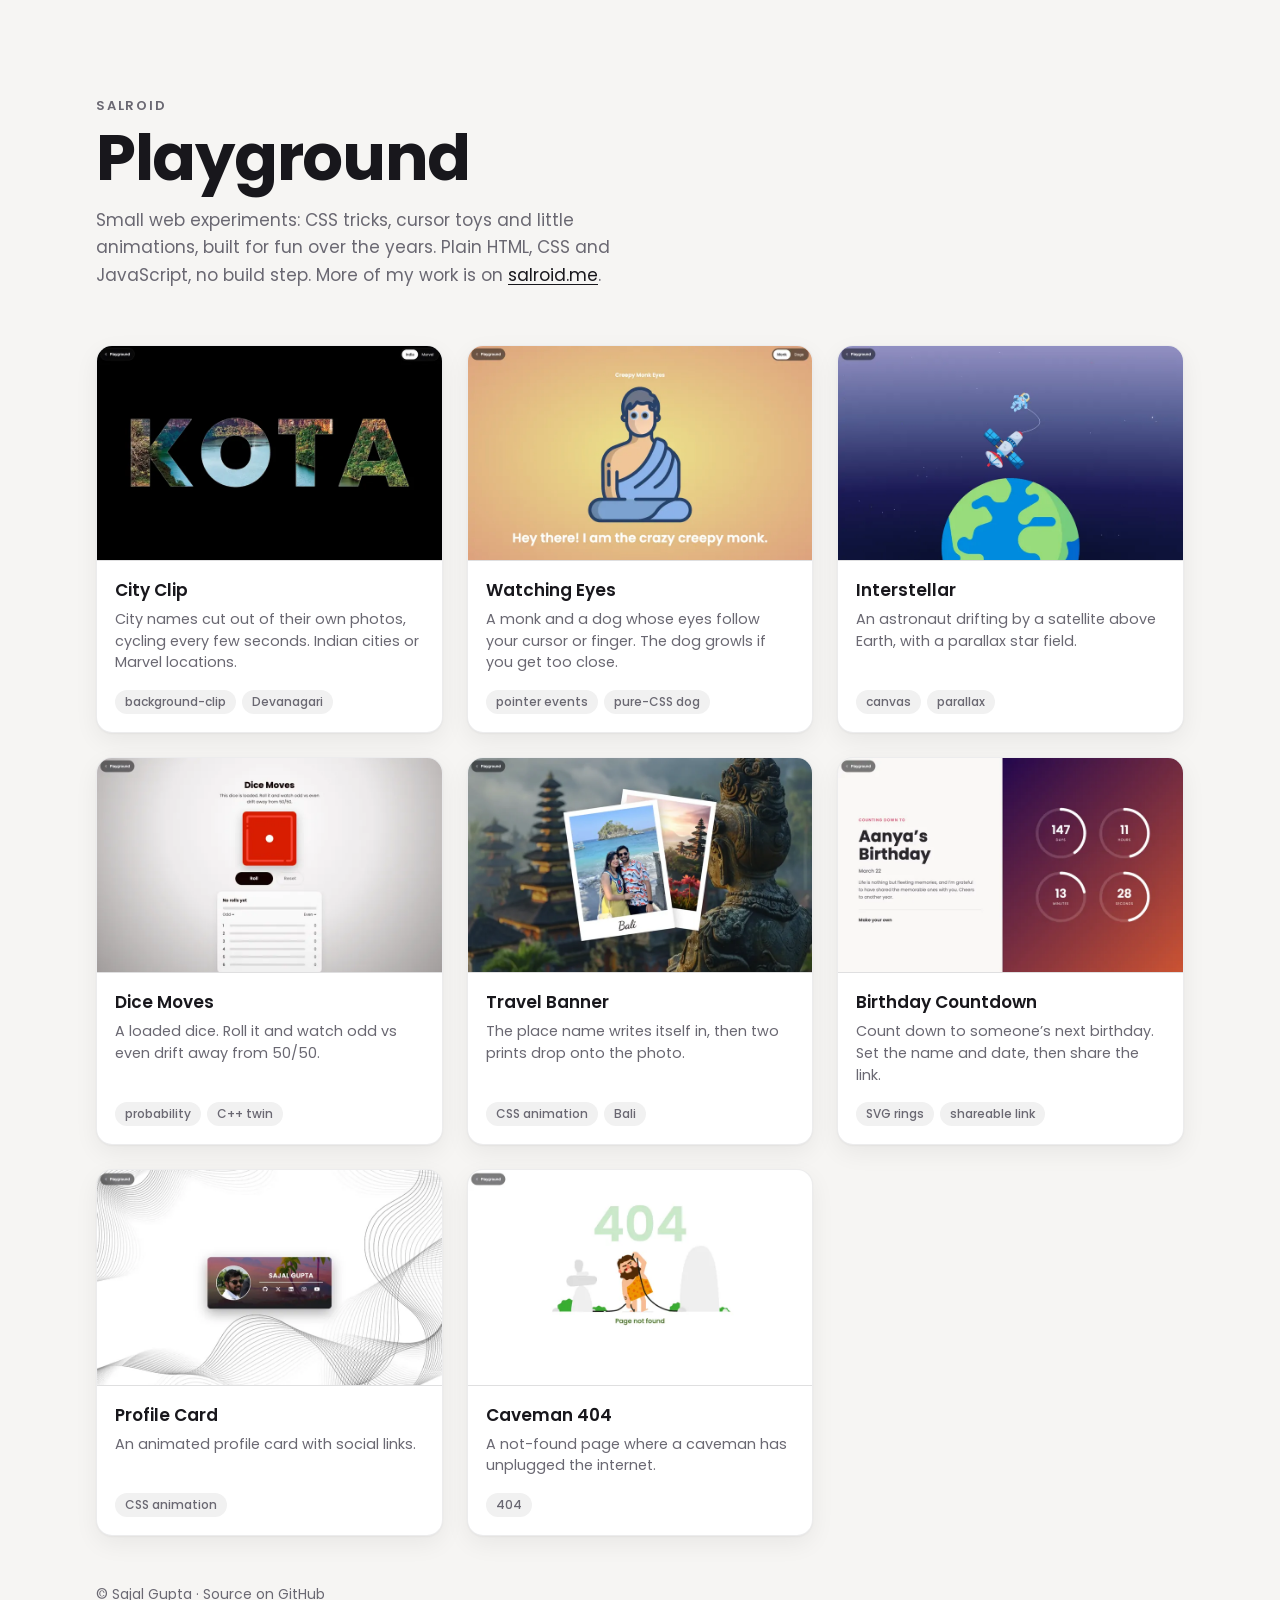
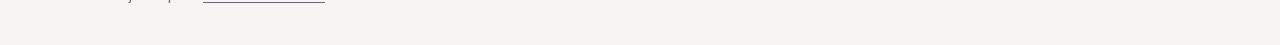
<file: index.html>
<!DOCTYPE html>
<html lang="en">

<head>
    <meta charset="UTF-8">
    <meta name="viewport" content="width=device-width, initial-scale=1.0, viewport-fit=cover">
    <meta name="description" content="Small web experiments by Sajal Gupta: CSS tricks, cursor toys and animations.">
    <meta name="theme-color" content="#f6f5f3" media="(prefers-color-scheme: light)">
    <meta name="theme-color" content="#111113" media="(prefers-color-scheme: dark)">

    <link rel="preconnect" href="https://fonts.googleapis.com">
    <link rel="preconnect" href="https://fonts.gstatic.com" crossorigin>
    <link href="https://fonts.googleapis.com/css2?family=Poppins:wght@400;500;600;700&display=swap" rel="stylesheet">

    <title>Playground · salroid</title>

    <style>
        * {
            margin: 0;
            padding: 0;
            box-sizing: border-box;
        }

        :root {
            --bg: #f6f5f3;
            --card: #ffffff;
            --ink: #18171c;
            --muted: #6a6872;
            --line: rgba(24, 23, 28, 0.08);
            --tag: rgba(24, 23, 28, 0.06);
            --shadow: 0 1px 2px rgba(0, 0, 0, 0.04), 0 8px 24px rgba(0, 0, 0, 0.06);
            --shadow-hover: 0 2px 4px rgba(0, 0, 0, 0.06), 0 16px 40px rgba(0, 0, 0, 0.1);
            color-scheme: light;
        }

        @media (prefers-color-scheme: dark) {
            :root {
                --bg: #111113;
                --card: #1a1a1d;
                --ink: #f1f0f3;
                --muted: #9b99a3;
                --line: rgba(255, 255, 255, 0.08);
                --tag: rgba(255, 255, 255, 0.08);
                --shadow: 0 1px 2px rgba(0, 0, 0, 0.3);
                --shadow-hover: 0 12px 32px rgba(0, 0, 0, 0.45);
                color-scheme: dark;
            }
        }

        body {
            min-height: 100vh;
            background: var(--bg);
            color: var(--ink);
            font-family: "Poppins", system-ui, sans-serif;
            -webkit-font-smoothing: antialiased;
        }

        .wrap {
            width: min(100%, 1120px);
            margin: 0 auto;
            padding: 0 max(16px, env(safe-area-inset-left)) 0 max(16px, env(safe-area-inset-right));
        }

        header {
            padding: clamp(48px, 10vw, 96px) 0 clamp(32px, 6vw, 56px);
        }

        .eyebrow {
            font-size: 0.8125rem;
            font-weight: 600;
            letter-spacing: 0.14em;
            text-transform: uppercase;
            color: var(--muted);
        }

        h1 {
            margin-top: 8px;
            font-size: clamp(2.5rem, 7vw, 4rem);
            font-weight: 700;
            line-height: 1.05;
            letter-spacing: -0.02em;
        }

        .lede {
            margin-top: 16px;
            max-width: 52ch;
            font-size: 1.0625rem;
            line-height: 1.6;
            color: var(--muted);
        }

        .lede a {
            color: var(--ink);
            text-underline-offset: 3px;
        }

        .grid {
            list-style: none;
            display: grid;
            grid-template-columns: repeat(auto-fill, minmax(min(100%, 320px), 1fr));
            gap: clamp(16px, 2.5vw, 24px);
        }

        .card {
            display: flex;
            flex-direction: column;
            height: 100%;
            border-radius: 16px;
            overflow: hidden;
            background: var(--card);
            border: 1px solid var(--line);
            box-shadow: var(--shadow);
            color: inherit;
            text-decoration: none;
            transition: transform 0.2s ease, box-shadow 0.2s ease;
        }

        .card:hover {
            transform: translateY(-3px);
            box-shadow: var(--shadow-hover);
        }

        .card:focus-visible {
            outline: 2px solid var(--ink);
            outline-offset: 3px;
        }

        .thumb {
            display: block;
            width: 100%;
            height: auto;
            aspect-ratio: 16 / 10;
            object-fit: cover;
            border-bottom: 1px solid var(--line);
            background: var(--tag);
        }

        .body {
            display: flex;
            flex-direction: column;
            gap: 6px;
            padding: 16px 18px 18px;
            flex: 1;
        }

        .body h2 {
            font-size: 1.0625rem;
            font-weight: 600;
        }

        .body p {
            font-size: 0.9rem;
            line-height: 1.5;
            color: var(--muted);
        }

        .tags {
            display: flex;
            flex-wrap: wrap;
            gap: 6px;
            margin-top: auto;
            padding-top: 10px;
        }

        .tags span {
            padding: 3px 10px;
            border-radius: 999px;
            background: var(--tag);
            font-size: 0.75rem;
            font-weight: 500;
            color: var(--muted);
        }

        footer {
            padding: 48px 0 max(40px, env(safe-area-inset-bottom));
            font-size: 0.875rem;
            color: var(--muted);
        }

        footer a {
            color: inherit;
            text-underline-offset: 3px;
        }

        @media (prefers-reduced-motion: reduce) {
            .card {
                transition: none;
            }

            .card:hover {
                transform: none;
            }
        }
    </style>
</head>

<body>
    <div class="wrap">
        <header>
            <p class="eyebrow">salroid</p>
            <h1>Playground</h1>
            <p class="lede">Small web experiments: CSS tricks, cursor toys and little animations, built for fun over the years. Plain HTML, CSS and JavaScript, no build step. More of my work is on <a href="https://salroid.me">salroid.me</a>.</p>
        </header>

        <main>
            <ul class="grid">
                <li>
                    <a class="card" href="city-clip/">
                        <img class="thumb" src="shared/thumbs/city-clip.webp" alt="" width="800" height="500" loading="lazy">
                        <div class="body">
                            <h2>City Clip</h2>
                            <p>City names cut out of their own photos, cycling every few seconds. Indian cities or Marvel locations.</p>
                            <div class="tags"><span>background-clip</span><span>Devanagari</span></div>
                        </div>
                    </a>
                </li>
                <li>
                    <a class="card" href="watching-eyes/">
                        <img class="thumb" src="shared/thumbs/watching-eyes.webp" alt="" width="800" height="500" loading="lazy">
                        <div class="body">
                            <h2>Watching Eyes</h2>
                            <p>A monk and a dog whose eyes follow your cursor or finger. The dog growls if you get too close.</p>
                            <div class="tags"><span>pointer events</span><span>pure-CSS dog</span></div>
                        </div>
                    </a>
                </li>
                <li>
                    <a class="card" href="interstellar/">
                        <img class="thumb" src="shared/thumbs/interstellar.webp" alt="" width="800" height="500" loading="lazy">
                        <div class="body">
                            <h2>Interstellar</h2>
                            <p>An astronaut drifting by a satellite above Earth, with a parallax star field.</p>
                            <div class="tags"><span>canvas</span><span>parallax</span></div>
                        </div>
                    </a>
                </li>
                <li>
                    <a class="card" href="dice-moves/">
                        <img class="thumb" src="shared/thumbs/dice-moves.webp" alt="" width="800" height="500" loading="lazy">
                        <div class="body">
                            <h2>Dice Moves</h2>
                            <p>A loaded dice. Roll it and watch odd vs even drift away from 50/50.</p>
                            <div class="tags"><span>probability</span><span>C++ twin</span></div>
                        </div>
                    </a>
                </li>
                <li>
                    <a class="card" href="travel-banner/">
                        <img class="thumb" src="shared/thumbs/travel-banner.webp" alt="" width="800" height="500" loading="lazy">
                        <div class="body">
                            <h2>Travel Banner</h2>
                            <p>The place name writes itself in, then two prints drop onto the photo.</p>
                            <div class="tags"><span>CSS animation</span><span>Bali</span></div>
                        </div>
                    </a>
                </li>
                <li>
                    <a class="card" href="birthday-countdown/">
                        <img class="thumb" src="shared/thumbs/birthday-countdown.webp" alt="" width="800" height="500" loading="lazy">
                        <div class="body">
                            <h2>Birthday Countdown</h2>
                            <p>Count down to someone’s next birthday. Set the name and date, then share the link.</p>
                            <div class="tags"><span>SVG rings</span><span>shareable link</span></div>
                        </div>
                    </a>
                </li>
                <li>
                    <a class="card" href="profile-card/">
                        <img class="thumb" src="shared/thumbs/profile-card.webp" alt="" width="800" height="500" loading="lazy">
                        <div class="body">
                            <h2>Profile Card</h2>
                            <p>An animated profile card with social links.</p>
                            <div class="tags"><span>CSS animation</span></div>
                        </div>
                    </a>
                </li>
                <li>
                    <a class="card" href="caveman-404/">
                        <img class="thumb" src="shared/thumbs/caveman-404.webp" alt="" width="800" height="500" loading="lazy">
                        <div class="body">
                            <h2>Caveman 404</h2>
                            <p>A not-found page where a caveman has unplugged the internet.</p>
                            <div class="tags"><span>404</span></div>
                        </div>
                    </a>
                </li>
            </ul>
        </main>

        <footer>
            <p>© Sajal Gupta · <a href="https://github.com/salRoid/Playground">Source on GitHub</a></p>
        </footer>
    </div>
</body>

</html>
</file>
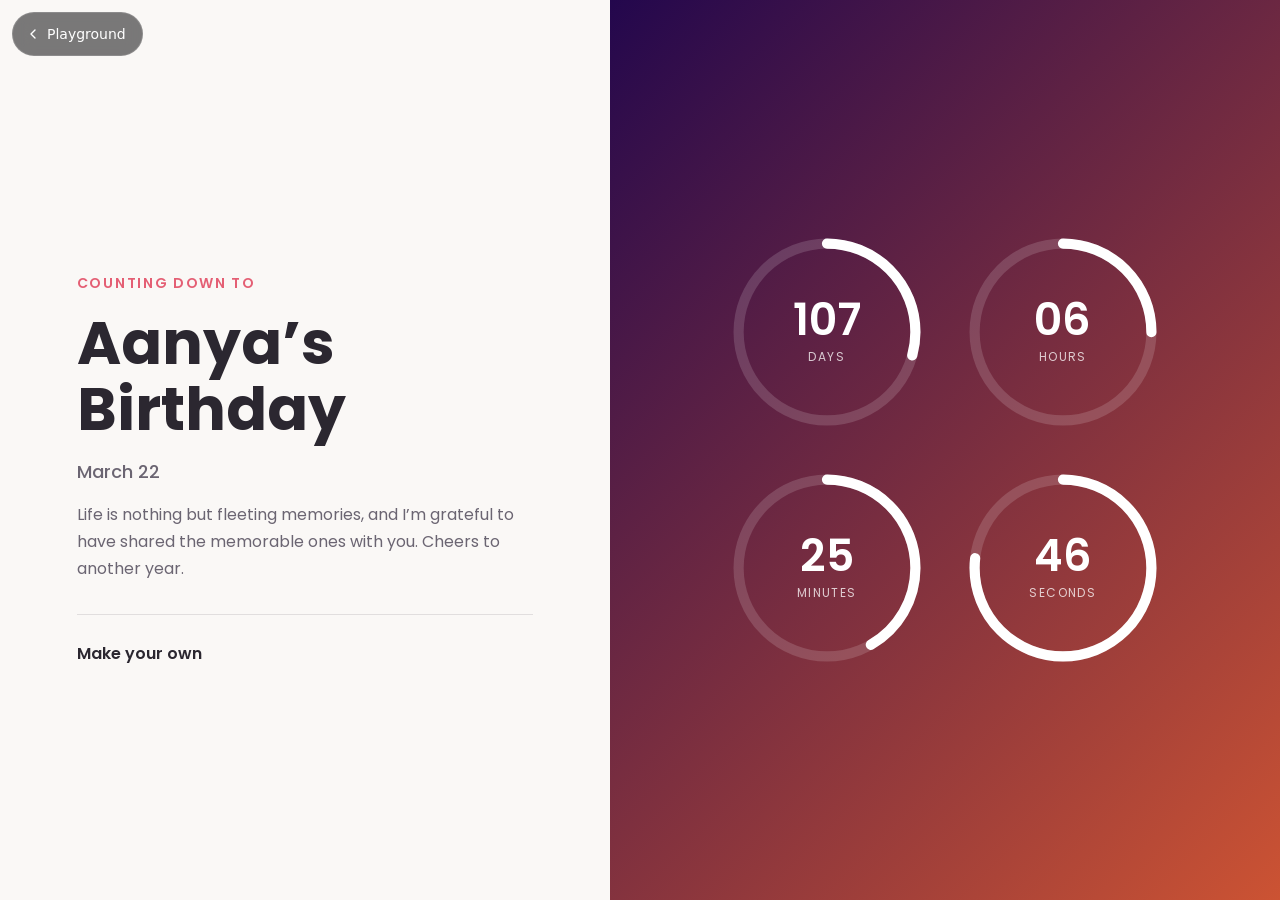
<file: birthday-countdown/index.html>
<!DOCTYPE html>
<html lang="en">

<head>
    <meta charset="UTF-8">
    <meta name="viewport" content="width=device-width, initial-scale=1.0, viewport-fit=cover">
    <meta name="description" content="A countdown to someone's next birthday. Set the name and date, share the link.">

    <link rel="preconnect" href="https://fonts.googleapis.com">
    <link rel="preconnect" href="https://fonts.gstatic.com" crossorigin>
    <link href="https://fonts.googleapis.com/css2?family=Poppins:wght@400;500;600;700&display=swap" rel="stylesheet">

    <link href="../shared/back.css" rel="stylesheet">
    <link href="styles.css" rel="stylesheet">

    <title>Birthday Countdown</title>
</head>

<body>
    <a class="pg-back" href="../"><svg viewBox="0 0 24 24" fill="none" stroke="currentColor" stroke-width="2" stroke-linecap="round" stroke-linejoin="round" aria-hidden="true"><path d="M15 18l-6-6 6-6"/></svg>Playground</a>

    <main class="layout">
        <section class="intro">
            <p class="eyebrow">Counting down to</p>
            <h1 class="title"><span class="name"></span>’s Birthday</h1>
            <p class="date"></p>
            <p class="message">Life is nothing but fleeting memories, and I’m grateful to have shared the memorable ones with you. Cheers to another year.</p>

            <details class="maker">
                <summary>Make your own</summary>
                <form class="maker-form">
                    <label>
                        Name
                        <input name="name" type="text" maxlength="40" autocomplete="off" required>
                    </label>
                    <label>
                        Birthday
                        <input name="date" type="date" required>
                    </label>
                    <button type="submit">Create countdown</button>
                    <p class="maker-hint">Opens the countdown with your name and date in the link. Share that link.</p>
                </form>
            </details>
        </section>

        <section class="clock" aria-label="Time remaining">
            <div class="rings" role="timer" aria-live="off">
                <div class="ring" data-unit="days">
                    <svg viewBox="0 0 120 120" aria-hidden="true">
                        <circle class="track" cx="60" cy="60" r="52" />
                        <circle class="progress" cx="60" cy="60" r="52" />
                    </svg>
                    <span class="value">–</span>
                    <span class="label">Days</span>
                </div>
                <div class="ring" data-unit="hours">
                    <svg viewBox="0 0 120 120" aria-hidden="true">
                        <circle class="track" cx="60" cy="60" r="52" />
                        <circle class="progress" cx="60" cy="60" r="52" />
                    </svg>
                    <span class="value">–</span>
                    <span class="label">Hours</span>
                </div>
                <div class="ring" data-unit="minutes">
                    <svg viewBox="0 0 120 120" aria-hidden="true">
                        <circle class="track" cx="60" cy="60" r="52" />
                        <circle class="progress" cx="60" cy="60" r="52" />
                    </svg>
                    <span class="value">–</span>
                    <span class="label">Minutes</span>
                </div>
                <div class="ring" data-unit="seconds">
                    <svg viewBox="0 0 120 120" aria-hidden="true">
                        <circle class="track" cx="60" cy="60" r="52" />
                        <circle class="progress" cx="60" cy="60" r="52" />
                    </svg>
                    <span class="value">–</span>
                    <span class="label">Seconds</span>
                </div>
            </div>

            <div class="celebrate" hidden>
                <p class="celebrate-emoji" aria-hidden="true">🎂</p>
                <p class="celebrate-text">Happy Birthday, <span class="name"></span>!</p>
            </div>
        </section>
    </main>

    <script src="app.js"></script>
</body>

</html>
</file>
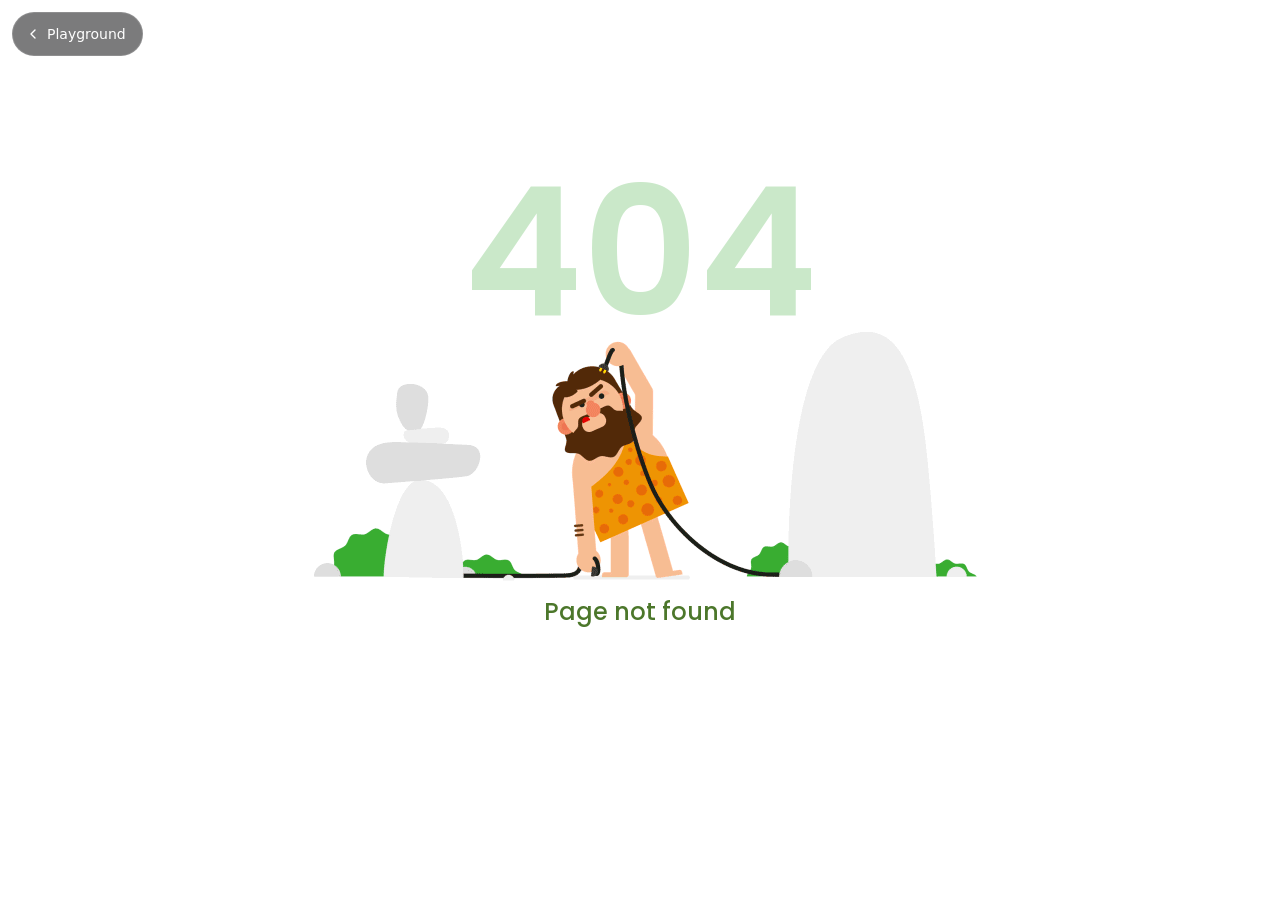
<file: caveman-404/index.html>
<!DOCTYPE html>
<html lang="en">

<head>
    <meta charset="UTF-8">
    <meta name="viewport" content="width=device-width, initial-scale=1.0, viewport-fit=cover">
    <meta name="description" content="A 404 page with a caveman who unplugged the internet.">

    <link rel="preconnect" href="https://fonts.googleapis.com">
    <link rel="preconnect" href="https://fonts.gstatic.com" crossorigin>
    <link href="https://fonts.googleapis.com/css2?family=Poppins:wght@500;600&display=swap" rel="stylesheet">

    <link href="../shared/back.css" rel="stylesheet">
    <link href="styles.css" rel="stylesheet">

    <title>Page not found</title>
</head>

<body>
    <a class="pg-back" href="../"><svg viewBox="0 0 24 24" fill="none" stroke="currentColor" stroke-width="2" stroke-linecap="round" stroke-linejoin="round" aria-hidden="true"><path d="M15 18l-6-6 6-6"/></svg>Playground</a>

    <main class="stage">
        <h1><span class="visually-hidden">Error </span>404</h1>
        <img src="img/cave.gif" alt="A caveman holding the two ends of an unplugged cable" width="800" height="600">
        <p>Page not found</p>
    </main>
</body>

</html>
</file>
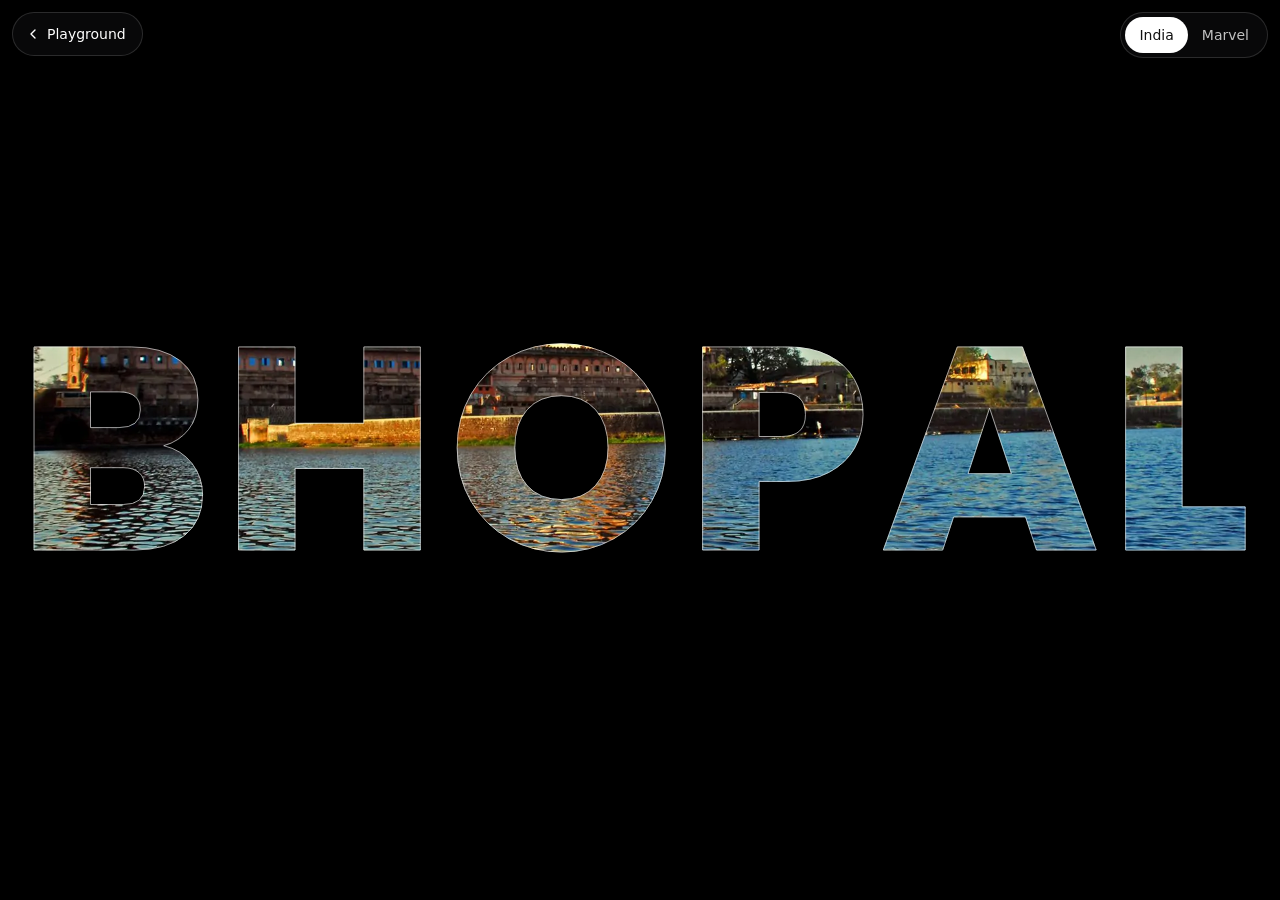
<file: city-clip/index.html>
<!DOCTYPE html>
<html lang="en">

<head>
    <meta charset="UTF-8">
    <meta name="viewport" content="width=device-width, initial-scale=1.0, viewport-fit=cover">
    <meta name="description" content="City names cut out of city photos with background-clip.">
    <meta name="theme-color" content="#000000">

    <link rel="preconnect" href="https://fonts.googleapis.com">
    <link rel="preconnect" href="https://fonts.gstatic.com" crossorigin>
    <link href="https://fonts.googleapis.com/css2?family=Noto+Sans+Devanagari:wght@800&family=Poppins:wght@800&display=swap" rel="stylesheet">

    <link href="../shared/back.css" rel="stylesheet">
    <link href="styles.css" rel="stylesheet">

    <title>City Clip</title>
</head>

<body>
    <a class="pg-back" href="../"><svg viewBox="0 0 24 24" fill="none" stroke="currentColor" stroke-width="2" stroke-linecap="round" stroke-linejoin="round" aria-hidden="true"><path d="M15 18l-6-6 6-6"/></svg>Playground</a>

    <div class="pg-switch" role="group" aria-label="City set">
        <button type="button" data-set="india" aria-pressed="true">India</button>
        <button type="button" data-set="marvel" aria-pressed="false">Marvel</button>
    </div>

    <main>
        <h1 class="city" aria-live="polite"></h1>
    </main>

    <script src="sets.js"></script>
    <script src="app.js"></script>
</body>

</html>
</file>
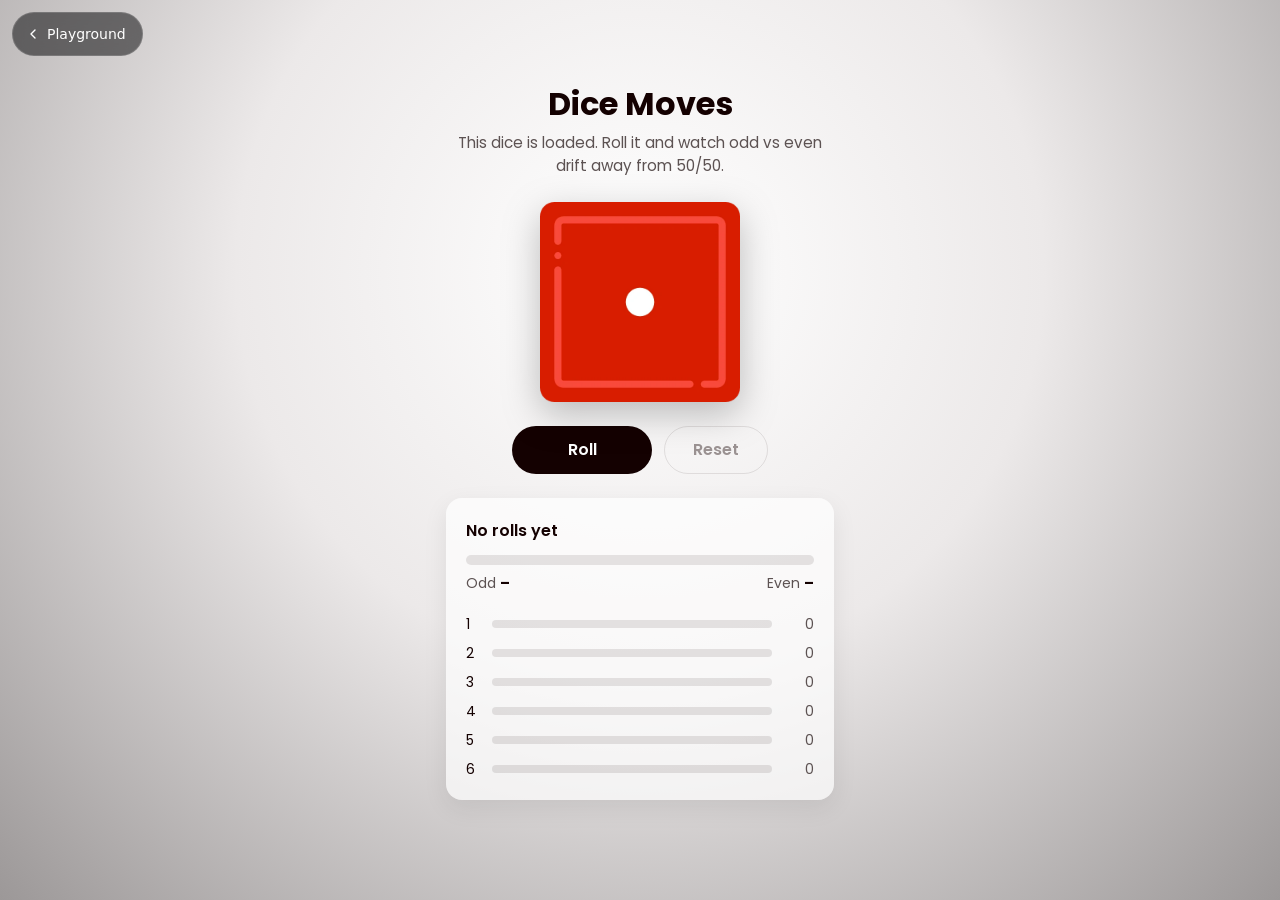
<file: dice-moves/index.html>
<!DOCTYPE html>
<html lang="en">

<head>
    <meta charset="UTF-8">
    <meta name="viewport" content="width=device-width, initial-scale=1.0, viewport-fit=cover">
    <meta name="description" content="A loaded dice. Roll it and watch odd versus even drift away from 50/50.">

    <link rel="preconnect" href="https://fonts.googleapis.com">
    <link rel="preconnect" href="https://fonts.gstatic.com" crossorigin>
    <link href="https://fonts.googleapis.com/css2?family=Poppins:wght@400;500;600;700&display=swap" rel="stylesheet">

    <link href="../shared/back.css" rel="stylesheet">
    <link href="styles.css" rel="stylesheet">

    <title>Dice Moves</title>
</head>

<body>
    <a class="pg-back" href="../"><svg viewBox="0 0 24 24" fill="none" stroke="currentColor" stroke-width="2" stroke-linecap="round" stroke-linejoin="round" aria-hidden="true"><path d="M15 18l-6-6 6-6"/></svg>Playground</a>

    <main>
        <header>
            <h1>Dice Moves</h1>
            <p class="lede">This dice is loaded. Roll it and watch odd vs even drift away from 50/50.</p>
        </header>

        <img class="die" src="img/face-1.webp" alt="Dice showing 1" width="512" height="512">

        <div class="actions">
            <button type="button" class="roll">Roll</button>
            <button type="button" class="reset" disabled>Reset</button>
        </div>

        <section class="stats" aria-label="Results">
            <p class="summary" aria-live="polite">No rolls yet</p>

            <div class="split" aria-hidden="true">
                <span class="split-odd"></span>
                <span class="split-even"></span>
            </div>
            <div class="split-legend">
                <span>Odd <b class="odd-pct">–</b></span>
                <span>Even <b class="even-pct">–</b></span>
            </div>

            <ol class="faces" aria-label="Rolls per face"></ol>
        </section>
    </main>

    <script src="app.js"></script>
</body>

</html>
</file>
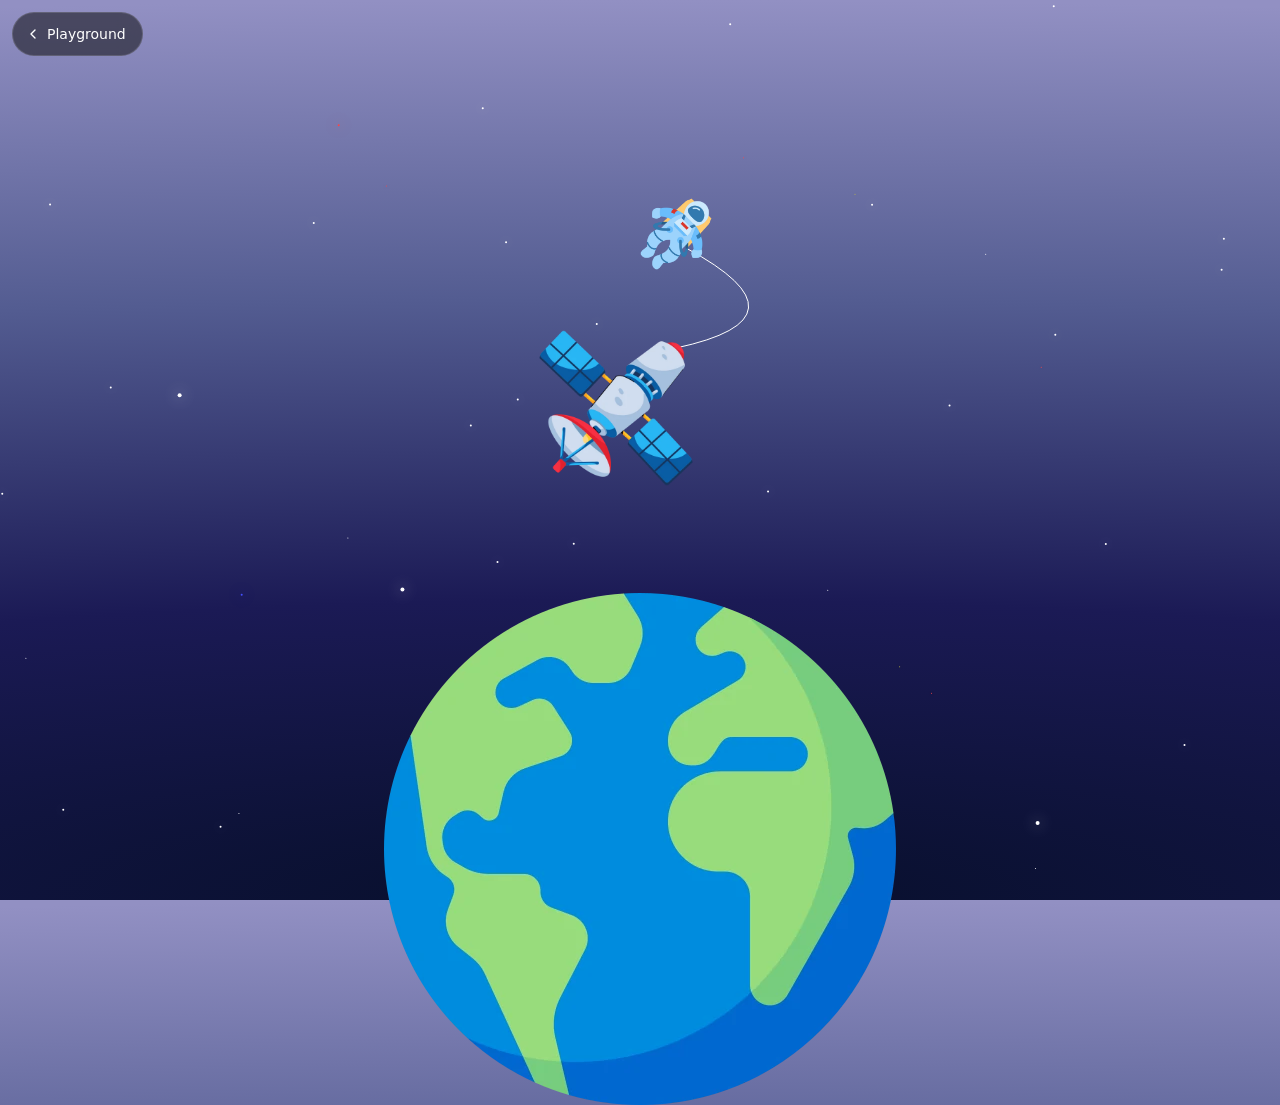
<file: interstellar/index.html>
<!DOCTYPE html>
<html lang="en">

<head>
    <meta charset="UTF-8">
    <meta name="viewport" content="width=device-width, initial-scale=1.0, viewport-fit=cover">
    <meta name="description" content="An astronaut drifting by a satellite dish above Earth, with a parallax star field.">
    <meta name="theme-color" content="#070f2b">

    <link href="../shared/back.css" rel="stylesheet">
    <link href="styles.css" rel="stylesheet">

    <title>Interstellar</title>
</head>

<body>
    <a class="pg-back" href="../"><svg viewBox="0 0 24 24" fill="none" stroke="currentColor" stroke-width="2" stroke-linecap="round" stroke-linejoin="round" aria-hidden="true"><path d="M15 18l-6-6 6-6"/></svg>Playground</a>

    <canvas class="stars" aria-hidden="true"></canvas>

    <img class="earth" src="img/earth.webp" alt="" width="512" height="512">

    <div class="satellite" role="img" aria-label="An astronaut tethered to a satellite dish">
        <img class="astronaut" src="img/astronaut.webp" alt="" width="72" height="72">
        <svg class="tether" viewBox="0 0 300 150" aria-hidden="true">
            <path d="M150 150 Q290 120 160 50" />
        </svg>
        <img class="dish" src="img/satellite-dish.webp" alt="" width="180" height="180">
    </div>

    <script src="app.js"></script>
</body>

</html>
</file>
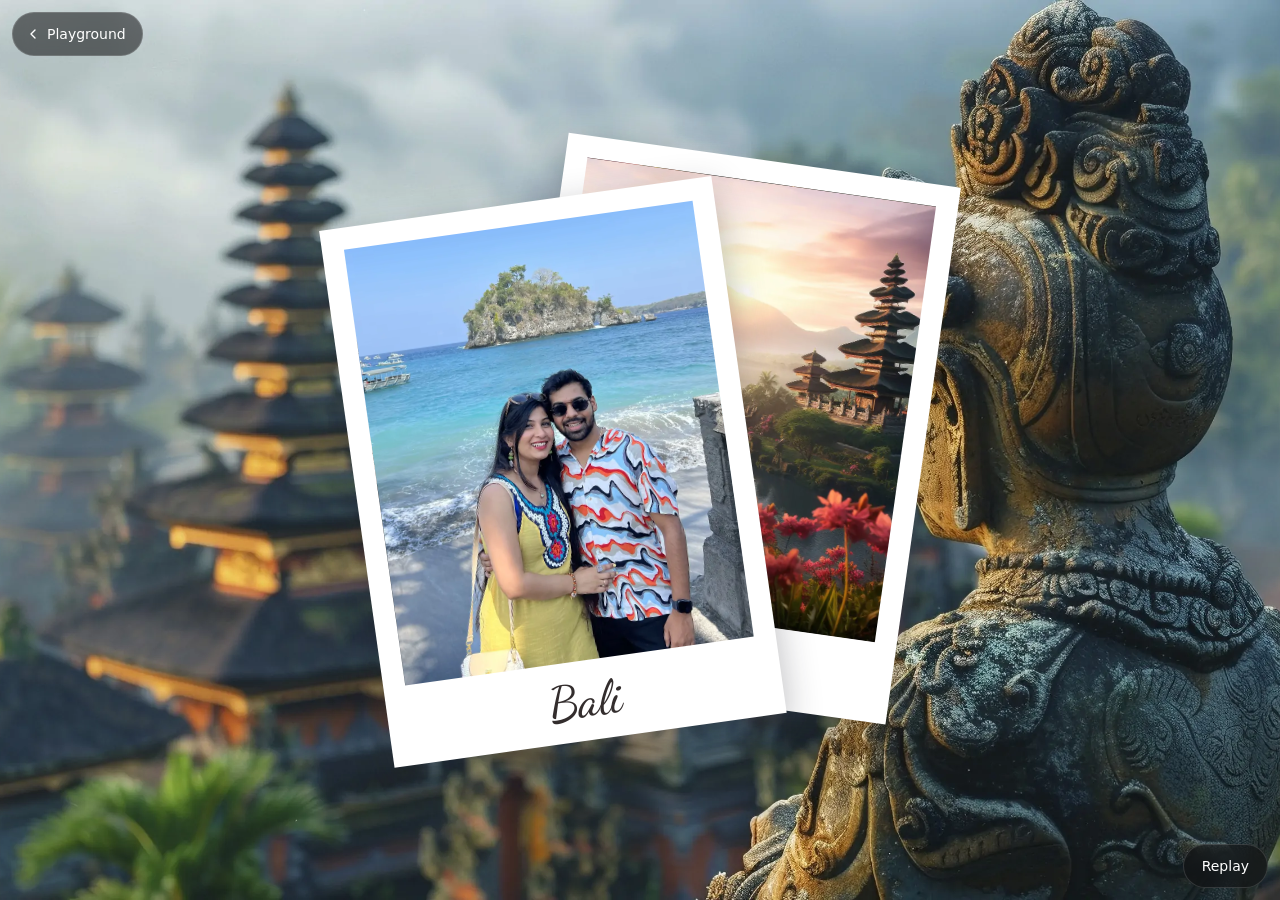
<file: travel-banner/index.html>
<!DOCTYPE html>
<html lang="en">

<head>
    <meta charset="UTF-8">
    <meta name="viewport" content="width=device-width, initial-scale=1.0, viewport-fit=cover">
    <meta name="description" content="A travel banner: the place name writes itself in, then two prints drop onto the photo.">

    <link rel="preconnect" href="https://fonts.googleapis.com">
    <link rel="preconnect" href="https://fonts.gstatic.com" crossorigin>
    <link href="https://fonts.googleapis.com/css2?family=Dancing+Script:wght@500;700&display=swap" rel="stylesheet">

    <link href="../shared/back.css" rel="stylesheet">
    <link href="styles.css" rel="stylesheet">

    <title>Travel Banner</title>
</head>

<body>
    <a class="pg-back" href="../"><svg viewBox="0 0 24 24" fill="none" stroke="currentColor" stroke-width="2" stroke-linecap="round" stroke-linejoin="round" aria-hidden="true"><path d="M15 18l-6-6 6-6"/></svg>Playground</a>

    <main class="banner">
        <h1 class="title" aria-label="Bali"></h1>

        <figure class="print print--right">
            <div class="photo photo--2"></div>
        </figure>

        <figure class="print print--left">
            <div class="photo photo--1"></div>
            <figcaption class="place"></figcaption>
        </figure>
    </main>

    <button type="button" class="replay">Replay</button>

    <script src="app.js"></script>
</body>

</html>
</file>
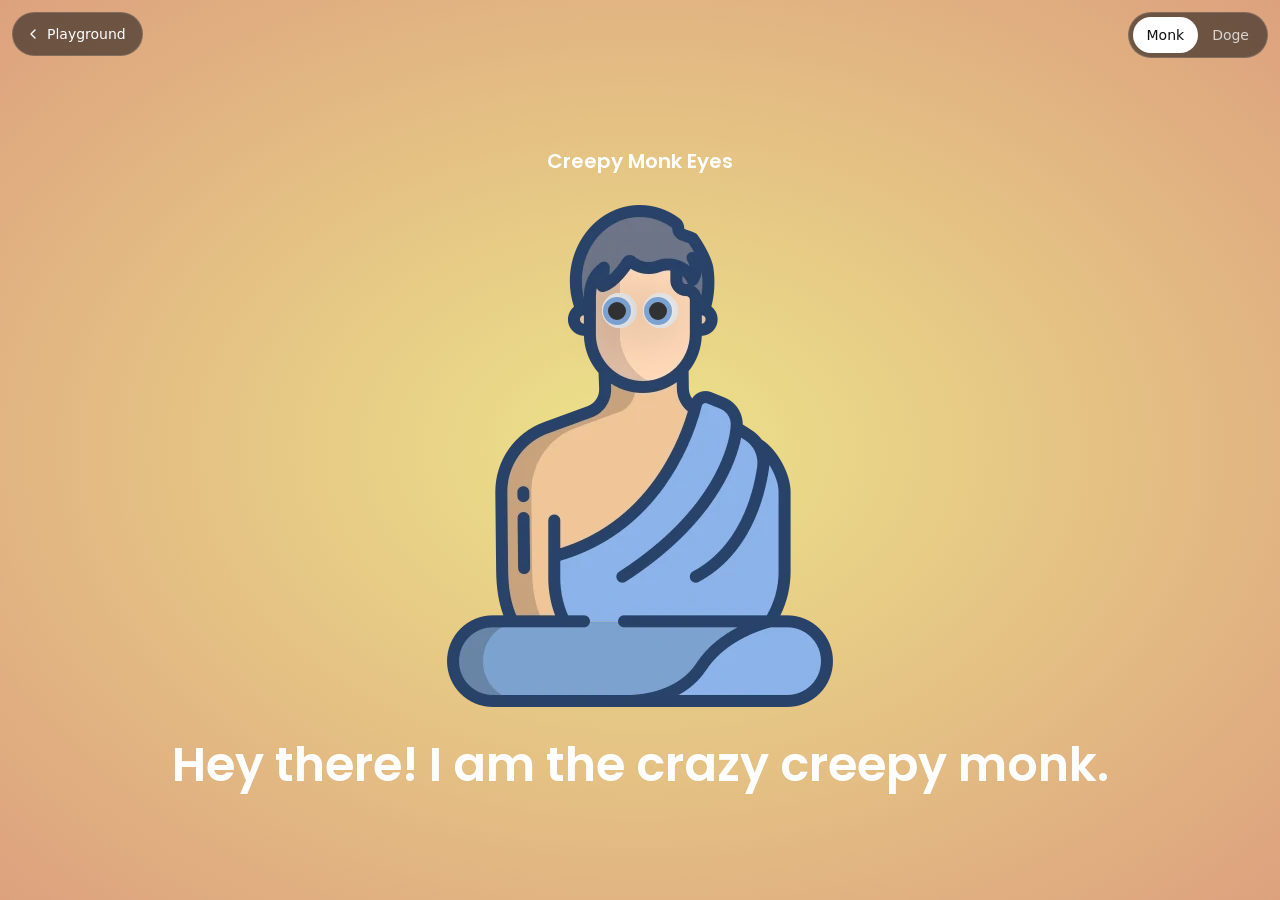
<file: watching-eyes/index.html>
<!DOCTYPE html>
<html lang="en">

<head>
    <meta charset="UTF-8">
    <meta name="viewport" content="width=device-width, initial-scale=1.0, viewport-fit=cover">
    <meta name="description" content="A monk and a dog whose eyes follow your cursor or finger.">

    <link rel="preconnect" href="https://fonts.googleapis.com">
    <link rel="preconnect" href="https://fonts.gstatic.com" crossorigin>
    <link href="https://fonts.googleapis.com/css2?family=Poppins:wght@500;600&display=swap" rel="stylesheet">

    <link href="../shared/back.css" rel="stylesheet">
    <link href="styles.css" rel="stylesheet">

    <title>Watching Eyes</title>
</head>

<body>
    <a class="pg-back" href="../"><svg viewBox="0 0 24 24" fill="none" stroke="currentColor" stroke-width="2" stroke-linecap="round" stroke-linejoin="round" aria-hidden="true"><path d="M15 18l-6-6 6-6"/></svg>Playground</a>

    <div class="pg-switch" role="group" aria-label="Character">
        <button type="button" data-scene="monk" aria-pressed="true">Monk</button>
        <button type="button" data-scene="doge" aria-pressed="false">Doge</button>
    </div>

    <main class="scene scene--monk" id="monk">
        <h1>Creepy Monk Eyes</h1>
        <div class="monk">
            <img src="img/monk.webp" alt="A cartoon monk" width="512" height="512">
            <div class="monk-eyes">
                <span class="eye"></span>
                <span class="eye"></span>
            </div>
        </div>
        <p class="tagline">Hey there! I am the crazy creepy monk.</p>
    </main>

    <main class="scene scene--doge" id="doge" hidden>
        <div class="dog" role="img" aria-label="A cartoon dog that growls when you hover or tap it">
            <div class="dog-body">
                <div class="dog-tail"></div>
                <div class="dog-spot"></div>
                <div class="dog-leg-1"><div class="foot-1"></div></div>
                <div class="dog-leg-2"><div class="foot-1"></div></div>
                <div class="dog-leg-3"><div class="foot-1"></div></div>
                <div class="dog-leg-4"><div class="foot-2"></div></div>
            </div>
            <div class="dog-head">
                <div class="dog-nose"></div>
                <div class="dog-ear"></div>
                <div class="dog-eyes">
                    <div class="eye dog-eyes-black">
                        <div class="dog-eyes-white"></div>
                    </div>
                </div>
                <div class="dog-smile">
                    <div class="tongue"></div>
                </div>
                <div class="dog-angry">
                    <div class="teeth">
                        <div class="fang"></div>
                        <div class="fang"></div>
                    </div>
                </div>
            </div>
        </div>
        <p class="hint">Hover or tap the dog</p>
    </main>

    <script src="app.js"></script>
</body>

</html>
</file>
<file: shared/back.css>
/* "Back to Playground" pill shown on every toy. Dark glass so it reads on any backdrop. */
.pg-back {
    position: fixed;
    z-index: 100;
    top: max(12px, env(safe-area-inset-top));
    left: max(12px, env(safe-area-inset-left));
    display: inline-flex;
    align-items: center;
    gap: 6px;
    min-height: 44px;
    padding: 0 16px 0 12px;
    border-radius: 999px;
    background: rgba(15, 15, 18, 0.55);
    -webkit-backdrop-filter: blur(10px);
    backdrop-filter: blur(10px);
    border: 1px solid rgba(255, 255, 255, 0.14);
    color: #fff;
    font: 500 14px/1 system-ui, -apple-system, "Segoe UI", sans-serif;
    text-decoration: none;
    transition: background 0.2s ease;
}

.pg-back:hover {
    background: rgba(15, 15, 18, 0.75);
}

.pg-back:focus-visible {
    outline: 2px solid #fff;
    outline-offset: 2px;
}

.pg-back svg {
    width: 16px;
    height: 16px;
}

/* Segmented switch for toys with more than one variant, matching the back pill. */
.pg-switch {
    position: fixed;
    z-index: 100;
    top: max(12px, env(safe-area-inset-top));
    right: max(12px, env(safe-area-inset-right));
    display: inline-flex;
    padding: 4px;
    border-radius: 999px;
    background: rgba(15, 15, 18, 0.55);
    -webkit-backdrop-filter: blur(10px);
    backdrop-filter: blur(10px);
    border: 1px solid rgba(255, 255, 255, 0.14);
}

.pg-switch button {
    min-height: 36px;
    padding: 0 14px;
    border: 0;
    border-radius: 999px;
    background: transparent;
    color: rgba(255, 255, 255, 0.75);
    font: 500 14px/1 system-ui, -apple-system, "Segoe UI", sans-serif;
    cursor: pointer;
}

.pg-switch button[aria-pressed="true"] {
    background: #fff;
    color: #111;
}

.pg-switch button:focus-visible {
    outline: 2px solid #fff;
    outline-offset: 2px;
}
</file>
<file: birthday-countdown/styles.css>
* {
    margin: 0;
    padding: 0;
    box-sizing: border-box;
}

:root {
    --ink: #2b2730;
    --muted: #6b6572;
    --accent: #e45f74;
    --panel-from: #23074d;
    --panel-to: #cc5333;
}

body {
    min-height: 100vh;
    min-height: 100svh;
    font-family: "Poppins", sans-serif;
    color: var(--ink);
    background: #faf8f6;
}

.layout {
    min-height: 100vh;
    min-height: 100svh;
    display: grid;
    grid-template-columns: minmax(0, 1fr) minmax(0, 1.1fr);
}

/* ---------- Left: words ---------- */

.intro {
    display: flex;
    flex-direction: column;
    justify-content: center;
    gap: 16px;
    padding: 96px clamp(24px, 6vw, 88px) 48px;
    max-width: 640px;
    justify-self: end;
    width: 100%;
}

.eyebrow {
    font-size: 0.875rem;
    font-weight: 600;
    letter-spacing: 0.12em;
    text-transform: uppercase;
    color: var(--accent);
}

.title {
    font-size: clamp(2.25rem, 5vw, 3.75rem);
    font-weight: 700;
    line-height: 1.1;
    overflow-wrap: anywhere;
}

.date {
    font-size: 1.125rem;
    font-weight: 500;
    color: var(--muted);
}

.message {
    font-size: 1rem;
    line-height: 1.7;
    color: var(--muted);
    max-width: 44ch;
}

/* ---------- Make your own ---------- */

.maker {
    margin-top: 16px;
    border-top: 1px solid rgba(43, 39, 48, 0.12);
    padding-top: 16px;
}

.maker summary {
    display: inline-flex;
    align-items: center;
    min-height: 44px;
    font-weight: 600;
    cursor: pointer;
    color: var(--ink);
}

.maker summary:focus-visible {
    outline: 2px solid var(--accent);
    outline-offset: 2px;
}

.maker-form {
    display: grid;
    grid-template-columns: 1fr 1fr;
    gap: 12px;
    margin-top: 8px;
}

.maker-form label {
    display: grid;
    gap: 6px;
    font-size: 0.875rem;
    font-weight: 500;
    color: var(--muted);
}

.maker-form input {
    min-height: 44px;
    padding: 0 12px;
    border: 1px solid rgba(43, 39, 48, 0.2);
    border-radius: 10px;
    background: #fff;
    color: var(--ink);
    /* 16px stops iOS Safari zooming in on focus. */
    font: 400 16px "Poppins", sans-serif;
}

.maker-form input:focus-visible {
    outline: 2px solid var(--accent);
    outline-offset: 1px;
}

.maker-form button {
    grid-column: 1 / -1;
    min-height: 48px;
    border: 0;
    border-radius: 999px;
    background: var(--ink);
    color: #fff;
    font: 600 1rem "Poppins", sans-serif;
    cursor: pointer;
}

.maker-form button:focus-visible {
    outline: 2px solid var(--accent);
    outline-offset: 3px;
}

.maker-hint {
    grid-column: 1 / -1;
    font-size: 0.8125rem;
    color: var(--muted);
}

/* ---------- Right: the clock ---------- */

.clock {
    display: grid;
    place-items: center;
    padding: 48px 24px;
    background: linear-gradient(135deg, var(--panel-from), var(--panel-to));
    color: #fff;
}

.rings {
    display: grid;
    grid-template-columns: repeat(2, minmax(0, 1fr));
    gap: clamp(16px, 3vw, 32px);
    width: min(100%, 440px);
}

.rings[hidden],
.celebrate[hidden] {
    display: none;
}

.ring {
    position: relative;
    aspect-ratio: 1;
    display: grid;
    place-content: center;
    text-align: center;
}

.ring svg {
    position: absolute;
    inset: 0;
    width: 100%;
    height: 100%;
    transform: rotate(-90deg);
}

.ring circle {
    fill: none;
    stroke-width: 6;
}

.ring .track {
    stroke: rgba(255, 255, 255, 0.15);
}

.ring .progress {
    stroke: #fff;
    stroke-linecap: round;
    transition: stroke-dashoffset 0.5s ease;
}

.ring .value {
    font-size: clamp(1.75rem, 5vw, 2.75rem);
    font-weight: 600;
    line-height: 1;
    font-variant-numeric: tabular-nums;
}

.ring .label {
    margin-top: 6px;
    font-size: 0.75rem;
    letter-spacing: 0.12em;
    text-transform: uppercase;
    opacity: 0.75;
}

.celebrate {
    text-align: center;
}

.celebrate-emoji {
    font-size: 5rem;
    line-height: 1;
}

.celebrate-text {
    margin-top: 16px;
    font-size: clamp(1.75rem, 4vw, 2.5rem);
    font-weight: 700;
}

/* ---------- Phones and narrow windows: stack, clock first ---------- */

@media (max-width: 820px) {
    .layout {
        grid-template-columns: 1fr;
        grid-template-rows: auto auto;
    }

    .clock {
        order: -1;
        padding: 88px 16px 40px;
    }

    .intro {
        justify-self: stretch;
        max-width: none;
        padding: 32px 16px max(40px, env(safe-area-inset-bottom));
    }

    .rings {
        width: min(100%, 360px);
    }
}

@media (prefers-reduced-motion: reduce) {
    .ring .progress {
        transition: none;
    }
}
</file>
<file: caveman-404/styles.css>
* {
    margin: 0;
    padding: 0;
    box-sizing: border-box;
}

body {
    min-height: 100vh;
    min-height: 100svh;
    display: grid;
    place-items: center;
    /* Matches the GIF's own white background so its edges disappear. */
    background: #fff;
    font-family: "Poppins", sans-serif;
}

/* The GIF's ground line sits at ~71% of its height; text is placed relative to it. */
.stage {
    position: relative;
    width: min(800px, 100vw);
}

.stage img {
    display: block;
    width: 100%;
    height: auto;
}

h1 {
    position: absolute;
    top: 2%;
    left: 0;
    right: 0;
    text-align: center;
    font-size: min(180px, 22vw);
    font-weight: 600;
    line-height: 1;
    color: #96d294;
    opacity: 0.5;
}

p {
    position: absolute;
    top: 74%;
    left: 0;
    right: 0;
    text-align: center;
    font-size: clamp(1.125rem, 3.5vw, 1.5rem);
    font-weight: 500;
    color: #4c772b;
}

.visually-hidden {
    position: absolute;
    width: 1px;
    height: 1px;
    overflow: hidden;
    clip-path: inset(50%);
    white-space: nowrap;
}
</file>
<file: city-clip/styles.css>
* {
    margin: 0;
    padding: 0;
    box-sizing: border-box;
}

html,
body {
    height: 100%;
}

body {
    background: #000;
    overflow: hidden;
}

main {
    height: 100%;
    display: grid;
    place-items: center;
    padding: 0 16px;
}

.city {
    font-family: "Poppins", "Noto Sans Devanagari", sans-serif;
    font-weight: 800;
    line-height: 1.1;
    letter-spacing: 0.04em;
    text-transform: uppercase;
    white-space: nowrap;
    text-align: center;
    color: transparent;
    -webkit-text-stroke: 0.7px rgba(255, 255, 255, 0.85);
    background-size: cover;
    -webkit-background-clip: text;
    background-clip: text;
    transition: opacity 0.4s ease;
}

/* The outline traces each glyph's overlapping contours, which shows as seams in Devanagari. */
.city.is-devanagari {
    -webkit-text-stroke: 0;
}

.city.is-swapping {
    opacity: 0;
}

@media (prefers-reduced-motion: reduce) {
    .city {
        transition: none;
    }
}
</file>
<file: dice-moves/styles.css>
* {
    margin: 0;
    padding: 0;
    box-sizing: border-box;
}

:root {
    --ink: #140101;
    --muted: #5c5252;
    --odd: #d61f00;
    --even: #140101;
    --track: rgba(20, 1, 1, 0.1);
}

body {
    min-height: 100vh;
    min-height: 100svh;
    font-family: "Poppins", sans-serif;
    color: var(--ink);
    background: radial-gradient(circle at 50% 30%, #ffffff 0%, #ece9e9 45%, #9c9898 100%);
}

main {
    width: min(100%, 420px);
    margin: 0 auto;
    padding: 80px 16px max(32px, env(safe-area-inset-bottom));
    display: flex;
    flex-direction: column;
    align-items: center;
    gap: 24px;
    text-align: center;
}

h1 {
    font-size: 2rem;
    font-weight: 700;
}

.lede {
    margin-top: 4px;
    color: var(--muted);
    font-size: 0.95rem;
    line-height: 1.5;
}

.die {
    width: min(200px, 50vw);
    height: auto;
    filter: drop-shadow(0 12px 18px rgba(0, 0, 0, 0.25));
}

.die.is-rolling {
    animation: tumble 0.45s cubic-bezier(0.3, 0.7, 0.4, 1);
}

@keyframes tumble {
    0% { transform: rotate(-200deg) scale(0.7); }
    100% { transform: rotate(0) scale(1); }
}

.actions {
    display: flex;
    gap: 12px;
}

button {
    min-height: 48px;
    padding: 0 28px;
    border-radius: 999px;
    font: 600 1rem "Poppins", sans-serif;
    cursor: pointer;
    transition: background 0.2s ease, transform 0.1s ease;
}

button:active {
    transform: translateY(1px);
}

button:focus-visible {
    outline: 2px solid var(--ink);
    outline-offset: 3px;
}

.roll {
    border: 0;
    background: var(--ink);
    color: #fff;
    min-width: 140px;
}

.roll:hover {
    background: #3a2a2a;
}

.reset {
    border: 1px solid rgba(20, 1, 1, 0.25);
    background: transparent;
    color: var(--ink);
}

.reset:disabled {
    opacity: 0.4;
    cursor: default;
}

.stats {
    width: 100%;
    padding: 20px;
    border-radius: 16px;
    background: rgba(255, 255, 255, 0.7);
    box-shadow: 0 8px 24px rgba(0, 0, 0, 0.08);
    text-align: left;
}

.summary {
    font-weight: 600;
    margin-bottom: 12px;
}

.split {
    display: flex;
    height: 10px;
    border-radius: 999px;
    overflow: hidden;
    background: var(--track);
}

.split span {
    flex: 0 1 0;
    transition: flex-grow 0.3s ease;
}

.split-odd { background: var(--odd); }
.split-even { background: var(--even); }

.split-legend {
    display: flex;
    justify-content: space-between;
    margin-top: 8px;
    font-size: 0.875rem;
    color: var(--muted);
}

.split-legend b {
    color: var(--ink);
    font-variant-numeric: tabular-nums;
}

.faces {
    list-style: none;
    margin-top: 20px;
    display: grid;
    gap: 8px;
}

.faces li {
    display: grid;
    grid-template-columns: 16px 1fr 32px;
    align-items: center;
    gap: 10px;
    font-size: 0.875rem;
}

.face-track {
    height: 8px;
    border-radius: 999px;
    background: var(--track);
    overflow: hidden;
}

.face-fill {
    display: block;
    height: 100%;
    width: 0;
    border-radius: inherit;
    background: var(--even);
    transition: width 0.3s ease;
}

.faces li:nth-child(odd) .face-fill {
    background: var(--odd);
}

.face-count {
    text-align: right;
    font-variant-numeric: tabular-nums;
    color: var(--muted);
}

@media (prefers-reduced-motion: reduce) {
    .split span,
    .face-fill {
        transition: none;
    }
}
</file>
<file: interstellar/styles.css>
* {
    margin: 0;
    padding: 0;
    box-sizing: border-box;
}

html,
body {
    height: 100%;
}

body {
    position: relative;
    overflow: hidden;
    background: radial-gradient(400% 100% at bottom, #070f2b, #1b1a55, #535c91, #9290c3);
}

.stars {
    position: absolute;
    inset: 0;
    width: 100%;
    height: 100%;
}

.earth {
    position: absolute;
    left: 50%;
    bottom: calc(-0.4 * min(512px, 90vw));
    width: min(512px, 90vw);
    height: auto;
    transform: translateX(-50%);
}

/* The original 300px scene: astronaut at the top, dish at the bottom, a tether between them. */
.satellite {
    position: absolute;
    top: 22%;
    left: 50%;
    width: 300px;
    height: 300px;
    transform: translateX(-38%);
    transform-origin: top center;
}

@media (max-width: 360px) {
    .satellite {
        transform: translateX(-38%) scale(0.85);
    }
}

.astronaut {
    position: absolute;
    top: 0;
    left: 114px;
    width: 72px;
    height: 72px;
    z-index: 3;
    animation: drift 10s infinite linear;
}

.tether {
    position: absolute;
    top: 0;
    left: 0;
    width: 300px;
    height: 150px;
    fill: none;
    stroke: #fff;
}

.dish {
    position: absolute;
    bottom: 0;
    left: 0;
    width: 180px;
    height: 180px;
    z-index: 3;
}

@keyframes drift {
    0% { transform: rotate(0deg) translateY(10px) rotate(360deg); }
    25% { transform: rotate(0deg) translateY(10px) rotate(330deg); }
    75% { transform: rotate(0deg) translateX(10px) rotate(180deg); }
    100% { transform: rotate(360deg) translateY(10px) rotate(-360deg); }
}

@media (prefers-reduced-motion: reduce) {
    .astronaut {
        animation: none;
    }
}
</file>
<file: travel-banner/styles.css>
* {
    margin: 0;
    padding: 0;
    box-sizing: border-box;
}

html,
body {
    height: 100%;
}

body {
    overflow: hidden;
    background: #1d2a2f url(img/backdrop.webp) center / cover no-repeat;
    font-family: "Dancing Script", cursive;
}

.banner {
    position: relative;
    height: 100%;
    display: grid;
    place-items: center;
}

/* A dim layer that lifts as the scene starts. */
.banner::before {
    content: "";
    position: absolute;
    inset: 0;
    background: rgba(0, 0, 0, 0.25);
    animation: lift 4s ease forwards;
}

@keyframes lift {
    to { opacity: 0; }
}

/* ---------- Title: letters write in, then the whole line fades out ---------- */

.title {
    position: relative;
    z-index: 1;
    padding: 0 16px;
    font-size: clamp(4rem, 16vw, 12rem);
    font-weight: 700;
    color: #fff;
    white-space: nowrap;
    text-shadow: 0 4px 24px rgba(0, 0, 0, 0.25);
    animation: fade-out 1s ease-out 3.6s forwards;
}

.letter {
    display: inline-block;
    white-space: pre;
    opacity: 0;
    animation: fade-in 1.4s ease-in-out forwards;
    animation-delay: calc(var(--i) * 120ms);
}

@keyframes fade-in {
    to { opacity: 1; }
}

@keyframes fade-out {
    to { opacity: 0; }
}

/* ---------- Prints ---------- */

.print {
    --w: min(26rem, 52vw, 44vh);
    position: absolute;
    top: 50%;
    left: 50%;
    width: var(--w);
    padding: calc(var(--w) * 0.055);
    padding-bottom: calc(var(--w) * 0.2);
    background: #fff;
    box-shadow: rgba(30, 30, 40, 0.3) 0 12px 36px;
    opacity: 0;
}

.photo {
    aspect-ratio: 4 / 5;
    background-size: cover;
    background-position: center;
}

.photo--1 {
    background-image: url(img/print-left.webp);
    background-position: bottom;
}

.photo--2 {
    background-image: url(img/print-right.webp);
}

.place {
    position: absolute;
    left: 0;
    right: 0;
    bottom: calc(var(--w) * 0.03);
    text-align: center;
    color: #332d2d;
    font-size: calc(var(--w) * 0.12);
    font-weight: 500;
}

.print--right {
    animation: rise 2.6s cubic-bezier(0.2, 0.8, 0.2, 1) 4s forwards;
}

.print--left {
    animation: slide-in 2.6s cubic-bezier(0.2, 0.8, 0.2, 1) 4.7s forwards;
}

@keyframes rise {
    from {
        opacity: 0;
        transform: translate(-50%, 60vh) rotate(24deg);
    }
    to {
        opacity: 1;
        transform: translate(-28%, -54%) rotate(8deg);
    }
}

@keyframes slide-in {
    from {
        opacity: 0;
        transform: translate(-100vw, -46%) rotate(-24deg);
    }
    to {
        opacity: 1;
        transform: translate(-72%, -46%) rotate(-8deg);
    }
}

/* ---------- Replay ---------- */

.replay {
    position: fixed;
    right: max(12px, env(safe-area-inset-right));
    bottom: max(12px, env(safe-area-inset-bottom));
    min-height: 44px;
    padding: 0 18px;
    border-radius: 999px;
    border: 1px solid rgba(255, 255, 255, 0.14);
    background: rgba(15, 15, 18, 0.55);
    -webkit-backdrop-filter: blur(10px);
    backdrop-filter: blur(10px);
    color: #fff;
    font: 500 14px/1 system-ui, -apple-system, "Segoe UI", sans-serif;
    cursor: pointer;
}

.replay:focus-visible {
    outline: 2px solid #fff;
    outline-offset: 2px;
}

/* Reduced motion: skip the choreography and show the finished composition. */
@media (prefers-reduced-motion: reduce) {
    .banner::before,
    .title,
    .letter {
        animation: none;
    }

    .title {
        display: none;
    }

    .letter {
        opacity: 1;
    }

    .print {
        animation: none;
        opacity: 1;
    }

    .print--right { transform: translate(-28%, -54%) rotate(8deg); }
    .print--left { transform: translate(-72%, -46%) rotate(-8deg); }

    .replay {
        display: none;
    }
}
</file>
<file: watching-eyes/styles.css>
* {
    margin: 0;
    padding: 0;
    box-sizing: border-box;
}

html,
body {
    height: 100%;
}

body {
    font-family: "Poppins", sans-serif;
    overflow: hidden;
    /* Let a finger drag steer the eyes instead of scrolling the page. */
    touch-action: none;
}

.scene {
    min-height: 100%;
    display: flex;
    flex-direction: column;
    align-items: center;
    justify-content: center;
    gap: 24px;
    padding: 72px 16px 32px;
    text-align: center;
}

.scene[hidden] {
    display: none;
}

/* ---------- Monk ---------- */

.scene--monk {
    color: #fff;
    background: radial-gradient(#ece38a, #dda17e);
    /* One design pixel of the original 512px monk, shrunk to fit phones and short screens. */
    --u: min(1px, calc((100vw - 32px) / 512), calc((100svh - 260px) / 512));
}

.scene--monk h1 {
    font-size: 1.25rem;
    font-weight: 600;
}

.tagline {
    font-size: clamp(1.25rem, 5vw, 3rem);
    font-weight: 600;
    line-height: 1.2;
}

.monk {
    position: relative;
    width: calc(512 * var(--u));
    height: calc(512 * var(--u));
    flex-shrink: 0;
}

.monk img {
    width: 100%;
    height: 100%;
    display: block;
}

.monk-eyes {
    position: absolute;
    top: calc(93 * var(--u));
    left: 50%;
    transform: translateX(-50%);
    display: flex;
    gap: calc(6 * var(--u));
}

.monk-eyes .eye {
    position: relative;
    display: block;
    width: calc(35 * var(--u));
    height: calc(35 * var(--u));
    border-radius: 50%;
    background: #fff;
    box-shadow: 0 5px 50px rgba(0, 0, 0, 0.2), inset 0 0 15px #dadada, inset 0 0 25px #dadada;
}

.monk-eyes .eye::before {
    content: "";
    position: absolute;
    top: 50%;
    left: calc(15 * var(--u));
    width: calc(18 * var(--u));
    height: calc(18 * var(--u));
    border-radius: 50%;
    border: calc(5 * var(--u)) solid #7ca2d1;
    background: #333232;
    transform: translate(-50%, -50%);
}

/* ---------- Doge ---------- */

.scene--doge {
    background: radial-gradient(#4d4d4d, #000);
}

.hint {
    position: absolute;
    bottom: max(32px, env(safe-area-inset-bottom));
    left: 0;
    right: 0;
    color: rgba(255, 255, 255, 0.6);
    font-size: 0.9rem;
}

.dog {
    position: relative;
    /* The drawing hangs off this point; the box is sized so it centres in the scene. */
    width: 26vmin;
    height: 20vmin;
    left: 5vmin;
    cursor: pointer;
}

.dog-head {
    background-color: #f8dc93;
    position: relative;
    width: 20vmin;
    height: 14vmin;
    left: -16vmin;
    top: -10vmin;
    border-radius: 2vmin 0 0 16vmin;
}

.dog-nose {
    background-color: #000;
    position: relative;
    width: 3vmin;
    height: 3vmin;
    left: -1vmin;
    top: -1vmin;
    border-radius: 2vmin 1vmin 1vmin 2vmin;
}

.dog-ear {
    background-color: #f8dc93;
    position: absolute;
    height: 4vmin;
    width: 3vmin;
    top: -4vmin;
    right: 0;
    border-radius: 16vmin 4vmin 0 0;
    box-shadow: -4vmin 0 0 0 #c3af79;
}

.dog-eyes {
    background-color: #d2af5e;
    position: relative;
    height: 7vmin;
    width: 7vmin;
    border-radius: 50%;
    top: -1vmin;
    left: 10vmin;
}

.dog-eyes-black {
    background-color: #000;
    position: relative;
    height: 3vmin;
    width: 3vmin;
    border-radius: 50%;
    top: 1vmin;
    left: 2vmin;
}

.dog-eyes-white {
    background-color: #fff;
    position: relative;
    height: 1vmin;
    width: 1vmin;
    border-radius: 50%;
    top: 0.5vmin;
    left: 0.5vmin;
    transition: width 0.15s, height 0.15s;
}

.dog-smile {
    background-color: #f8dc93;
    position: absolute;
    height: 3vmin;
    width: 4vmin;
    transform: rotate(180deg);
    transform-origin: 100% 0;
    border-top: 3px solid #d2af5e;
    border-left: 2px solid #d2af5e;
    left: -0.8vmin;
    border-radius: 3vmin 0 0 0;
}

.tongue {
    height: 3vmin;
    width: 2.5vmin;
    background-color: #f5901e;
    border-radius: 1vmin 1vmin 0 0;
    position: absolute;
    left: 1.3vmin;
    z-index: 1;
    animation: lick 0.3s infinite;
}

@keyframes lick {
    0%, 100% { height: 3vmin; top: -3.2vmin; }
    50% { height: 2vmin; top: -2.2vmin; }
}

.dog-angry {
    display: none;
    background-color: #000;
    z-index: 1;
    bottom: 4vmin;
    left: 4vmin;
    position: absolute;
    height: 2.7vmin;
    width: 4vmin;
}

.teeth {
    position: absolute;
    display: flex;
}

.fang {
    transform: rotate(180deg);
    border: 0.9vmin solid transparent;
    border-bottom: 2vmin solid #fff;
    width: 0;
    height: 0;
    animation: snarl 0.1s ease-in-out infinite;
}

@keyframes snarl {
    0%, 100% { border-bottom-width: 2.2vmin; }
    25%, 75% { border-bottom-width: 2.1vmin; }
    50% { border-bottom-width: 2vmin; }
}

.dog-body {
    background-color: #f8dc93;
    position: absolute;
    width: 26vmin;
    height: 14vmin;
    border-radius: 2vmin 0 0 16vmin;
    animation: breathe 0.4s ease-in-out infinite;
}

@keyframes breathe {
    0%, 100% { border-bottom-left-radius: 22vmin; }
    25%, 75% { border-bottom-left-radius: 20vmin; }
    50% { border-bottom-left-radius: 16vmin; }
}

.dog-tail {
    width: 0;
    height: 0;
    border-style: solid;
    border-width: 0 0 5vmin 3vmin;
    border-color: transparent transparent #f8dc93 transparent;
    position: absolute;
    right: 1px;
    top: -4vmin;
    transform: rotate(15deg);
    transform-origin: 100% 100%;
    animation: wag 0.4s ease-in-out infinite;
}

@keyframes wag {
    0%, 100% { transform: rotate(15deg); }
    25%, 75% { transform: rotate(20deg); }
    50% { transform: rotate(10deg); }
}

.dog-spot {
    background-color: #d2af5e;
    height: 12vmin;
    width: 5vmin;
    border-radius: 150px 0 0 150px;
    transform: rotate(270deg);
    position: absolute;
    left: 4vmin;
    top: 0;
    transform-origin: 100% 0;
}

.dog-leg-1,
.dog-leg-2,
.dog-leg-3,
.dog-leg-4 {
    background-color: #f8dc93;
    height: 6vmin;
    width: 3vmin;
    position: absolute;
    z-index: 1;
}

.dog-leg-1 { left: 6vmin; top: 12vmin; }
.dog-leg-2 { left: 10vmin; top: 13vmin; }
.dog-leg-3 { left: 23vmin; top: 14vmin; }
.dog-leg-4 { left: 19vmin; top: 14vmin; background-color: #c3af79; }

.foot-1,
.foot-2 {
    width: 0;
    height: 0;
    border-style: solid;
    border-color: transparent transparent #f8dc93 transparent;
    position: absolute;
    bottom: 0;
    right: 0;
}

.foot-1 { border-width: 0 0 6vmin 4vmin; }
.foot-2 { border-width: 0 0 4vmin 4vmin; border-bottom-color: #c3af79; }

/* Angry: snarl instead of smile, tail stops, pupils shrink, breathing speeds up. */
.dog.is-angry .dog-smile { display: none; }
.dog.is-angry .dog-angry { display: block; }
.dog.is-angry .dog-tail { animation-play-state: paused; }
.dog.is-angry .dog-eyes-white { width: 0.7vmin; height: 0.7vmin; }
.dog.is-angry .dog-body { animation-duration: 0.1s; }

@media (prefers-reduced-motion: reduce) {
    .tongue,
    .fang,
    .dog-body,
    .dog-tail {
        animation: none;
    }
}
</file>
